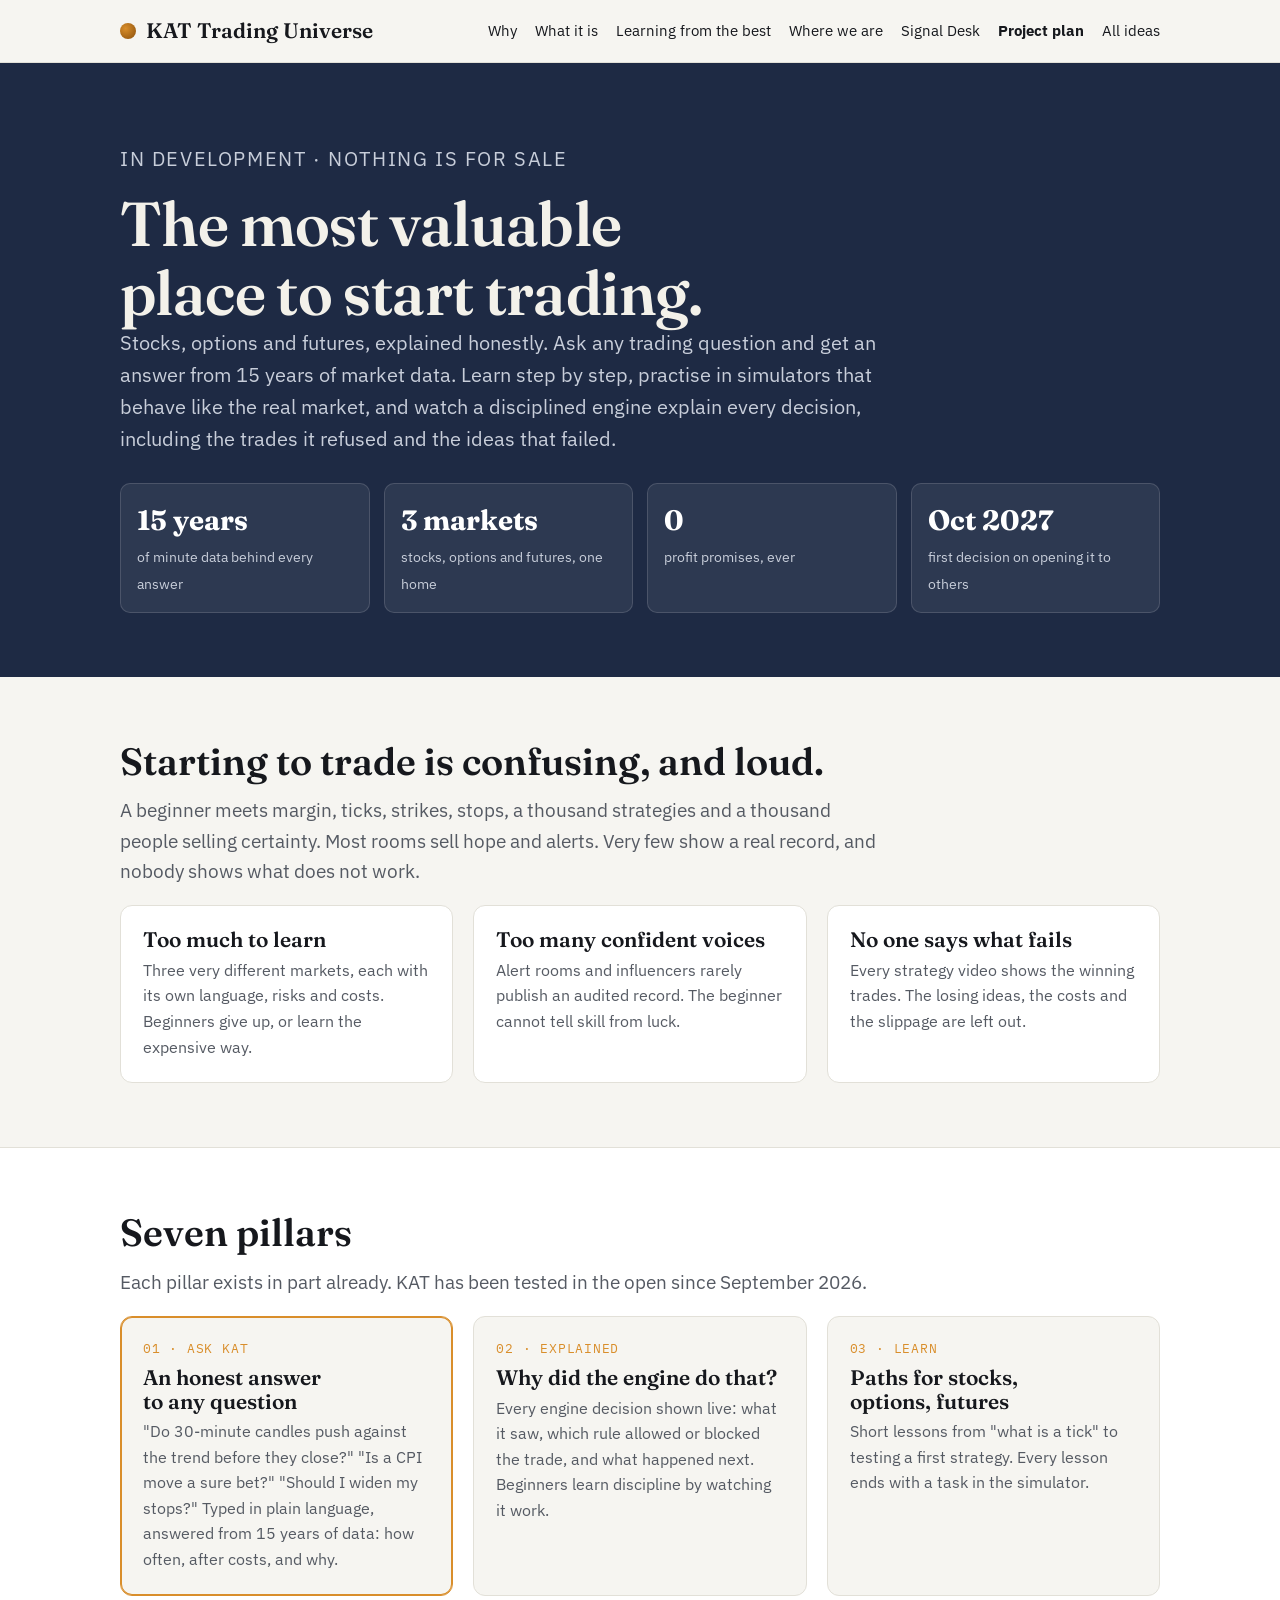
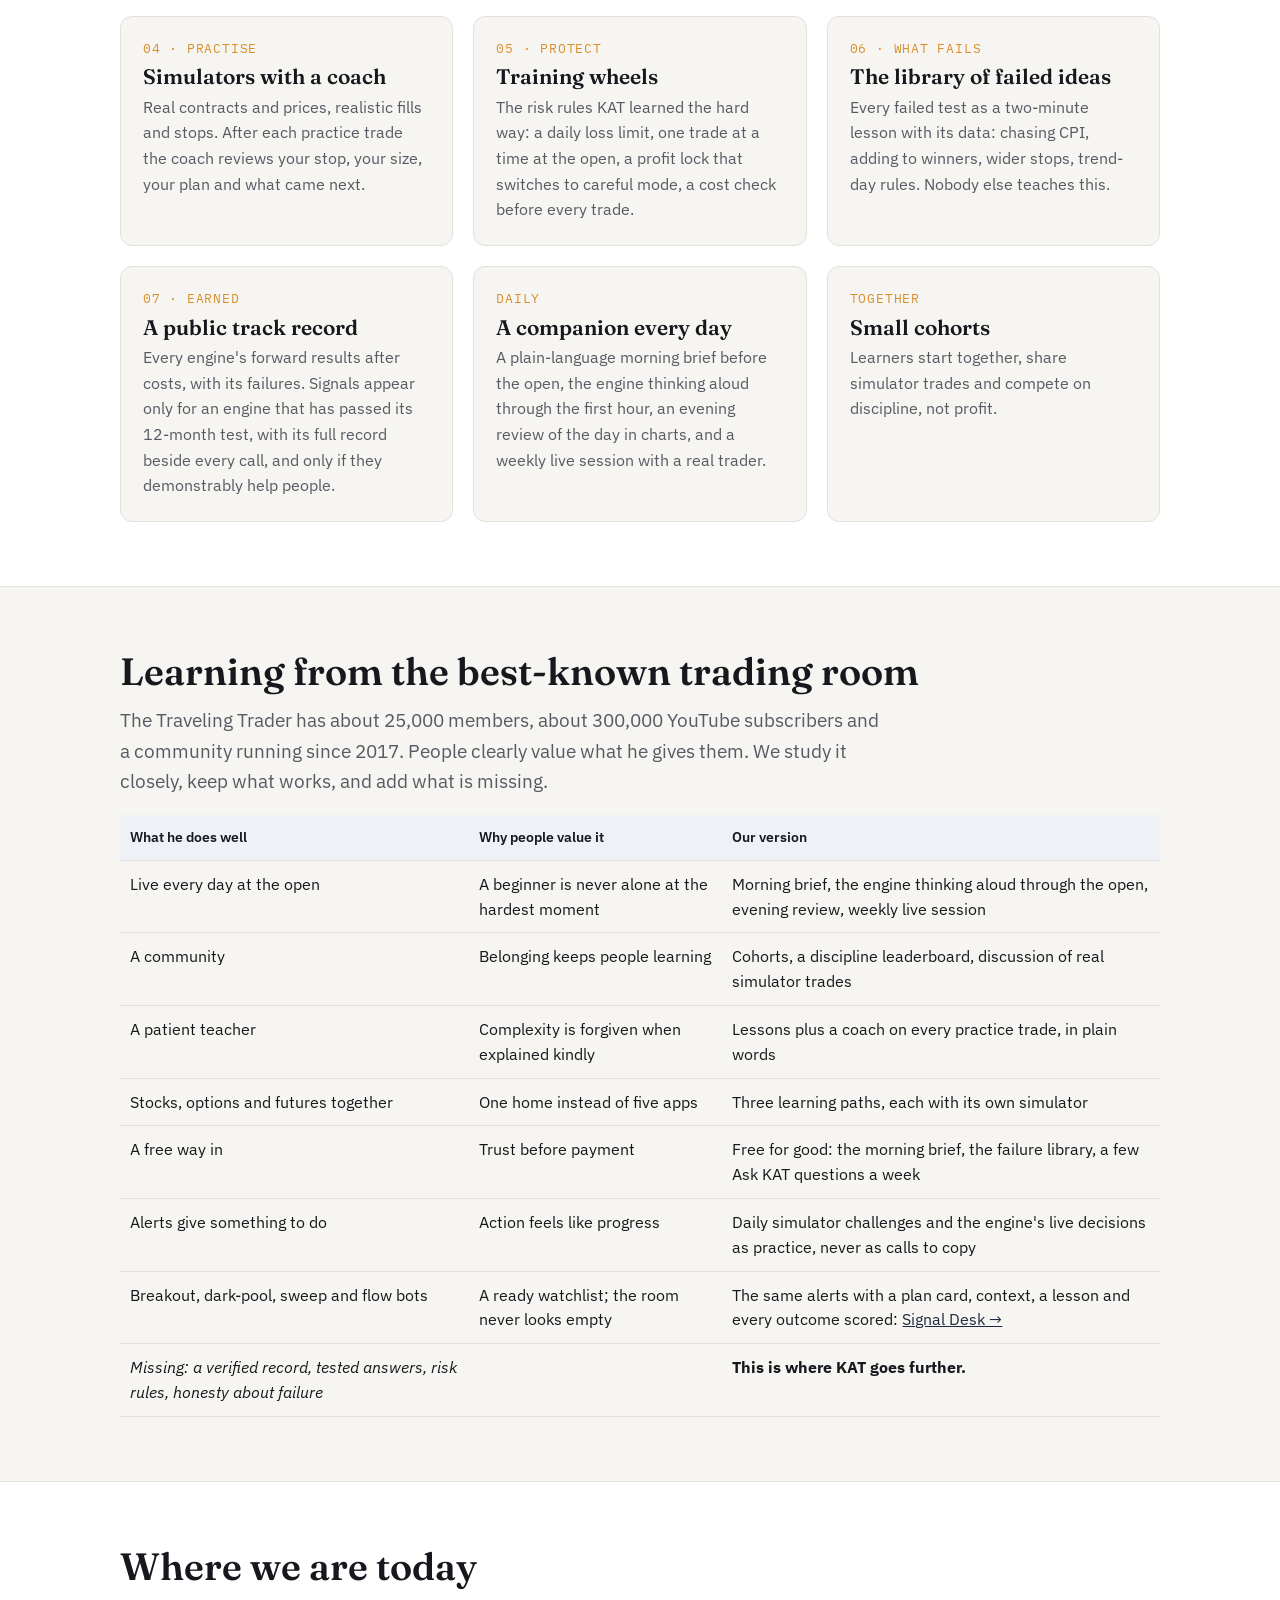
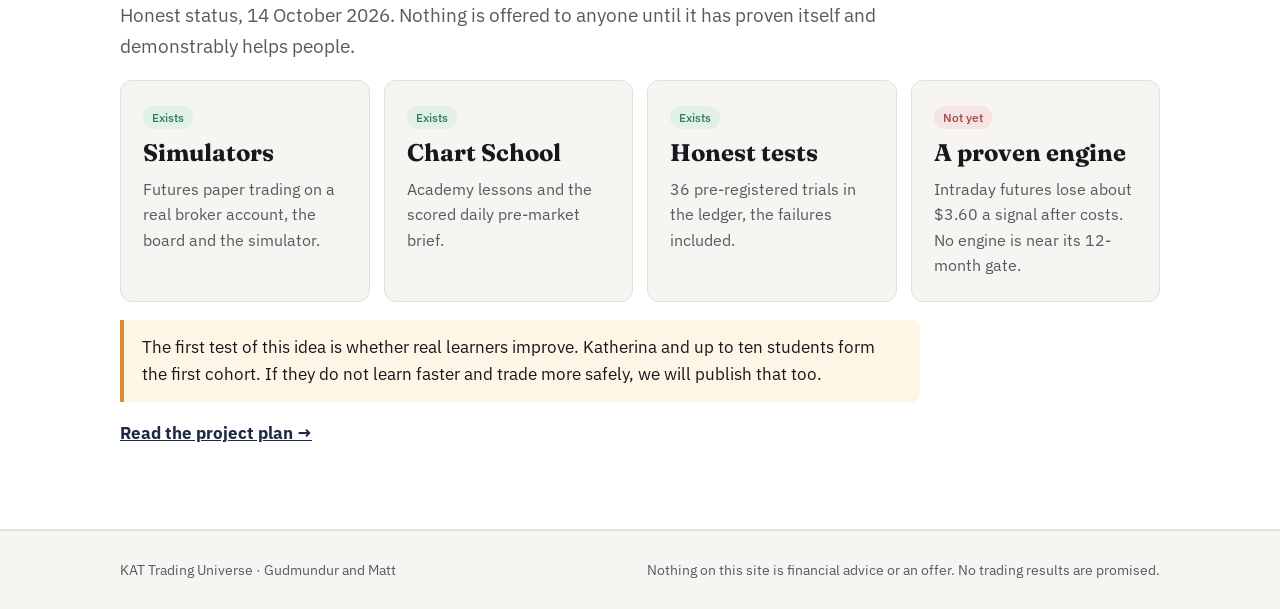
<file: index.html>
<!doctype html>
<html lang="en">
<head>
<meta charset="utf-8">
<meta name="viewport" content="width=device-width, initial-scale=1, viewport-fit=cover">
<title>KAT Trading Universe</title>
<meta name="description" content="The most valuable place to start trading stocks, options and futures: honest answers from 15 years of data, guided learning, realistic simulators and an engine that explains every decision. In development; nothing is for sale.">
<link rel="preconnect" href="https://fonts.googleapis.com">
<link rel="stylesheet" href="https://fonts.googleapis.com/css2?family=Fraunces:opsz,wght@9..144,600&family=IBM+Plex+Sans:wght@400;500;600&family=IBM+Plex+Mono:wght@400;500&display=swap">
<link rel="stylesheet" href="style.css">
</head>
<body>
<header class="top">
  <div class="wrap">
    <a class="brand" href="index.html"><i></i>KAT Trading Universe</a>
    <nav aria-label="Main">
      <a href="#why">Why</a>
      <a href="#pillars">What it is</a>
      <a href="#learn">Learning from the best</a>
      <a href="#today">Where we are</a>
      <a href="signals.html">Signal Desk</a>
      <a href="plan.html"><strong>Project plan</strong></a>
      <a href="https://gummihurdal.github.io/ideas/#universe">All ideas</a>
    </nav>
  </div>
</header>

<section class="hero">
  <div class="wrap">
    <p class="eyebrow">In development · nothing is for sale</p>
    <h1>The most valuable place to start trading.</h1>
    <p>Stocks, options and futures, explained honestly. Ask any trading question and get an answer from 15 years of market data. Learn step by step, practise in simulators that behave like the real market, and watch a disciplined engine explain every decision, including the trades it refused and the ideas that failed.</p>
    <div class="kpis">
      <div><strong>15 years</strong><span>of minute data behind every answer</span></div>
      <div><strong>3 markets</strong><span>stocks, options and futures, one home</span></div>
      <div><strong>0</strong><span>profit promises, ever</span></div>
      <div><strong>Oct 2027</strong><span>first decision on opening it to others</span></div>
    </div>
  </div>
</section>

<main>
<section id="why">
  <div class="wrap">
    <h2>Starting to trade is confusing, and loud.</h2>
    <p class="lead">A beginner meets margin, ticks, strikes, stops, a thousand strategies and a thousand people selling certainty. Most rooms sell hope and alerts. Very few show a real record, and nobody shows what does not work.</p>
    <div class="grid3">
      <div class="card"><h3>Too much to learn</h3><p>Three very different markets, each with its own language, risks and costs. Beginners give up, or learn the expensive way.</p></div>
      <div class="card"><h3>Too many confident voices</h3><p>Alert rooms and influencers rarely publish an audited record. The beginner cannot tell skill from luck.</p></div>
      <div class="card"><h3>No one says what fails</h3><p>Every strategy video shows the winning trades. The losing ideas, the costs and the slippage are left out.</p></div>
    </div>
  </div>
</section>

<section id="pillars" class="alt">
  <div class="wrap">
    <h2>Seven pillars</h2>
    <p class="lead">Each pillar exists in part already. KAT has been tested in the open since September 2026.</p>
    <div class="grid3">
      <div class="card star"><span class="num">01 · ASK KAT</span><h3>An honest answer to any question</h3><p>"Do 30-minute candles push against the trend before they close?" "Is a CPI move a sure bet?" "Should I widen my stops?" Typed in plain language, answered from 15 years of data: how often, after costs, and why.</p></div>
      <div class="card"><span class="num">02 · EXPLAINED</span><h3>Why did the engine do that?</h3><p>Every engine decision shown live: what it saw, which rule allowed or blocked the trade, and what happened next. Beginners learn discipline by watching it work.</p></div>
      <div class="card"><span class="num">03 · LEARN</span><h3>Paths for stocks, options, futures</h3><p>Short lessons from "what is a tick" to testing a first strategy. Every lesson ends with a task in the simulator.</p></div>
      <div class="card"><span class="num">04 · PRACTISE</span><h3>Simulators with a coach</h3><p>Real contracts and prices, realistic fills and stops. After each practice trade the coach reviews your stop, your size, your plan and what came next.</p></div>
      <div class="card"><span class="num">05 · PROTECT</span><h3>Training wheels</h3><p>The risk rules KAT learned the hard way: a daily loss limit, one trade at a time at the open, a profit lock that switches to careful mode, a cost check before every trade.</p></div>
      <div class="card"><span class="num">06 · WHAT FAILS</span><h3>The library of failed ideas</h3><p>Every failed test as a two-minute lesson with its data: chasing CPI, adding to winners, wider stops, trend-day rules. Nobody else teaches this.</p></div>
      <div class="card"><span class="num">07 · EARNED</span><h3>A public track record</h3><p>Every engine's forward results after costs, with its failures. Signals appear only for an engine that has passed its 12-month test, with its full record beside every call, and only if they demonstrably help people.</p></div>
      <div class="card"><span class="num">DAILY</span><h3>A companion every day</h3><p>A plain-language morning brief before the open, the engine thinking aloud through the first hour, an evening review of the day in charts, and a weekly live session with a real trader.</p></div>
      <div class="card"><span class="num">TOGETHER</span><h3>Small cohorts</h3><p>Learners start together, share simulator trades and compete on discipline, not profit.</p></div>
    </div>
  </div>
</section>

<section id="learn">
  <div class="wrap">
    <h2>Learning from the best-known trading room</h2>
    <p class="lead">The Traveling Trader has about 25,000 members, about 300,000 YouTube subscribers and a community running since 2017. People clearly value what he gives them. We study it closely, keep what works, and add what is missing.</p>
    <div class="scroll"><table>
      <thead><tr><th>What he does well</th><th>Why people value it</th><th>Our version</th></tr></thead>
      <tbody>
        <tr><td>Live every day at the open</td><td>A beginner is never alone at the hardest moment</td><td>Morning brief, the engine thinking aloud through the open, evening review, weekly live session</td></tr>
        <tr><td>A community</td><td>Belonging keeps people learning</td><td>Cohorts, a discipline leaderboard, discussion of real simulator trades</td></tr>
        <tr><td>A patient teacher</td><td>Complexity is forgiven when explained kindly</td><td>Lessons plus a coach on every practice trade, in plain words</td></tr>
        <tr><td>Stocks, options and futures together</td><td>One home instead of five apps</td><td>Three learning paths, each with its own simulator</td></tr>
        <tr><td>A free way in</td><td>Trust before payment</td><td>Free for good: the morning brief, the failure library, a few Ask KAT questions a week</td></tr>
        <tr><td>Alerts give something to do</td><td>Action feels like progress</td><td>Daily simulator challenges and the engine's live decisions as practice, never as calls to copy</td></tr>
        <tr><td>Breakout, dark-pool, sweep and flow bots</td><td>A ready watchlist; the room never looks empty</td><td>The same alerts with a plan card, context, a lesson and every outcome scored: <a href="signals.html">Signal Desk →</a></td></tr>
        <tr><td><em>Missing: a verified record, tested answers, risk rules, honesty about failure</em></td><td></td><td><strong>This is where KAT goes further.</strong></td></tr>
      </tbody>
    </table></div>
  </div>
</section>

<section id="today" class="alt">
  <div class="wrap">
    <h2>Where we are today</h2>
    <p class="lead">Honest status, 14 October 2026. Nothing is offered to anyone until it has proven itself and demonstrably helps people.</p>
    <div class="status">
      <div class="card"><span class="pill done">Exists</span><strong>Simulators</strong><p>Futures paper trading on a real broker account, the board and the simulator.</p></div>
      <div class="card"><span class="pill done">Exists</span><strong>Chart School</strong><p>Academy lessons and the scored daily pre-market brief.</p></div>
      <div class="card"><span class="pill done">Exists</span><strong>Honest tests</strong><p>36 pre-registered trials in the ledger, the failures included.</p></div>
      <div class="card"><span class="pill no">Not yet</span><strong>A proven engine</strong><p>Intraday futures lose about $3.60 a signal after costs. No engine is near its 12-month gate.</p></div>
    </div>
    <div class="callout">The first test of this idea is whether real learners improve. Katherina and up to ten students form the first cohort. If they do not learn faster and trade more safely, we will publish that too.</div>
    <p><a href="plan.html"><strong>Read the project plan →</strong></a></p>
  </div>
</section>
</main>

<footer>
  <div class="wrap">
    <span>KAT Trading Universe · Gudmundur and Matt</span>
    <span>Nothing on this site is financial advice or an offer. No trading results are promised.</span>
  </div>
</footer>
</body>
</html>
</file>
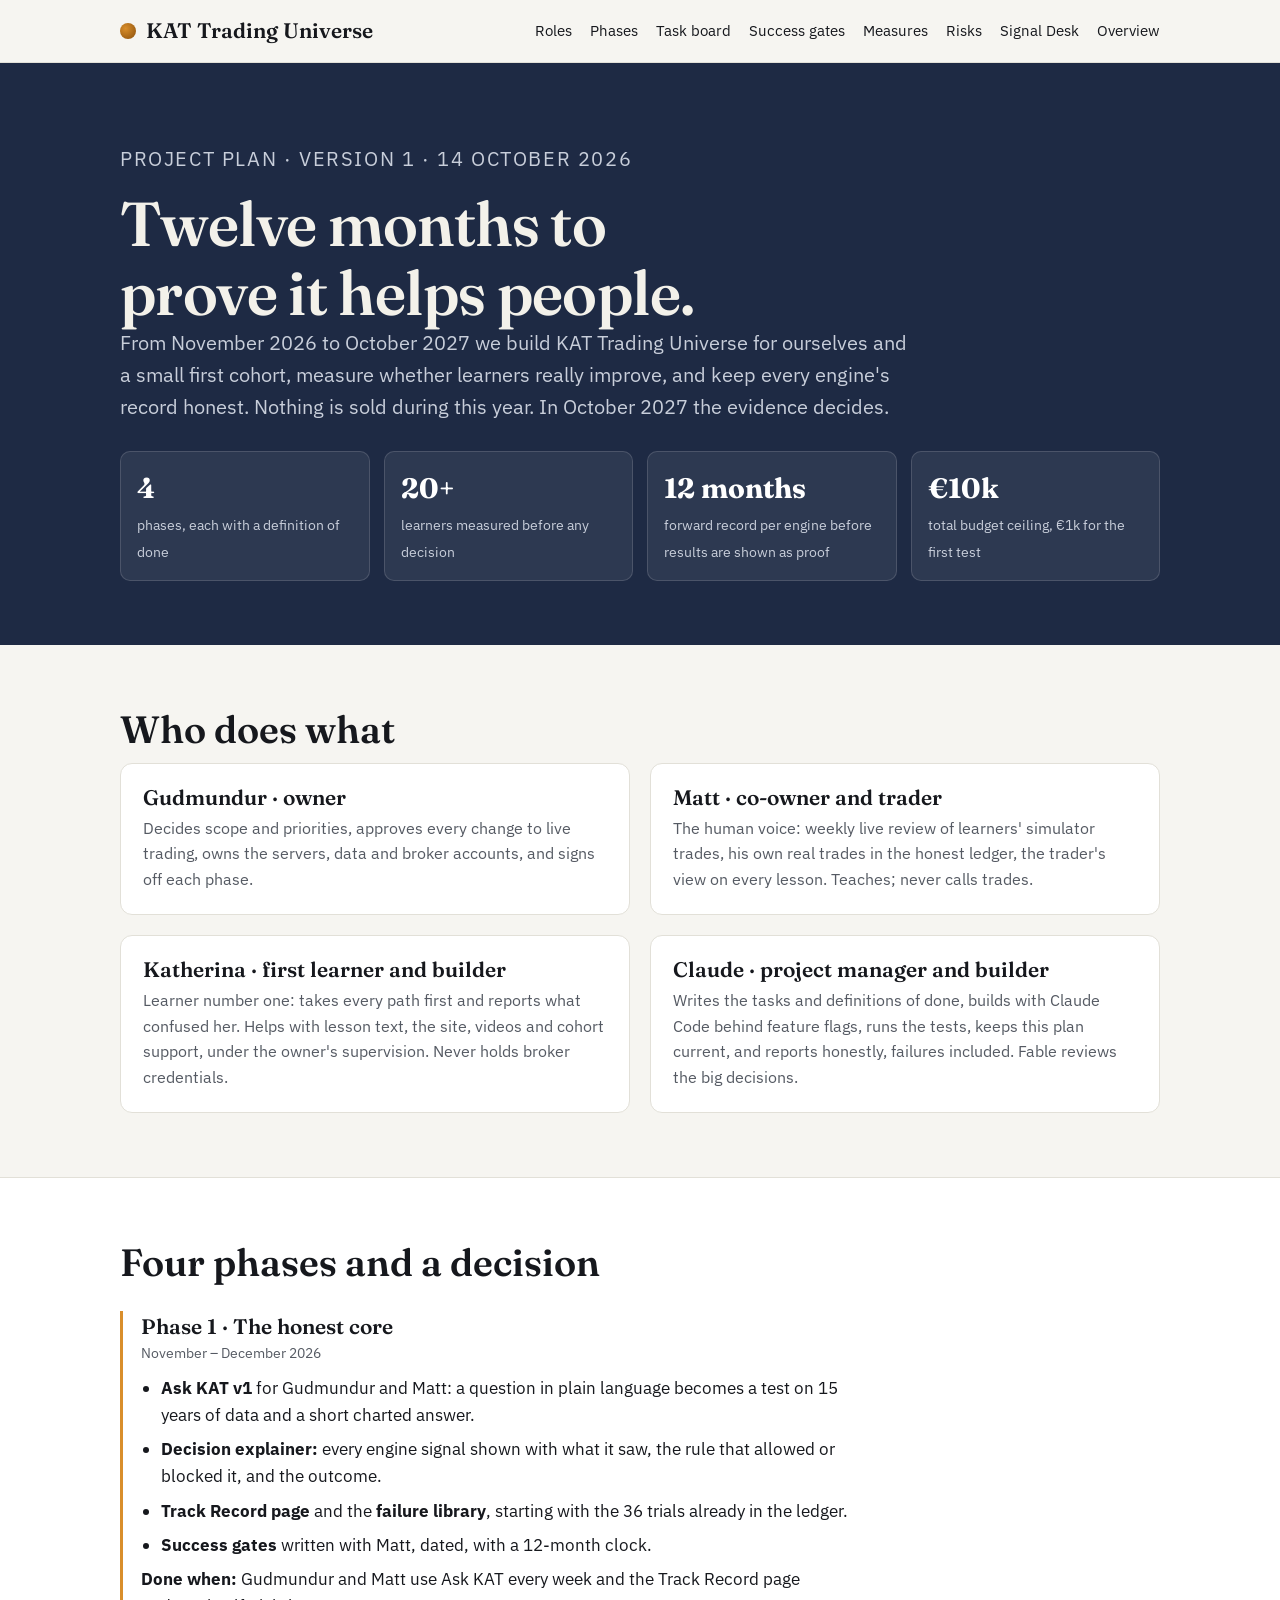
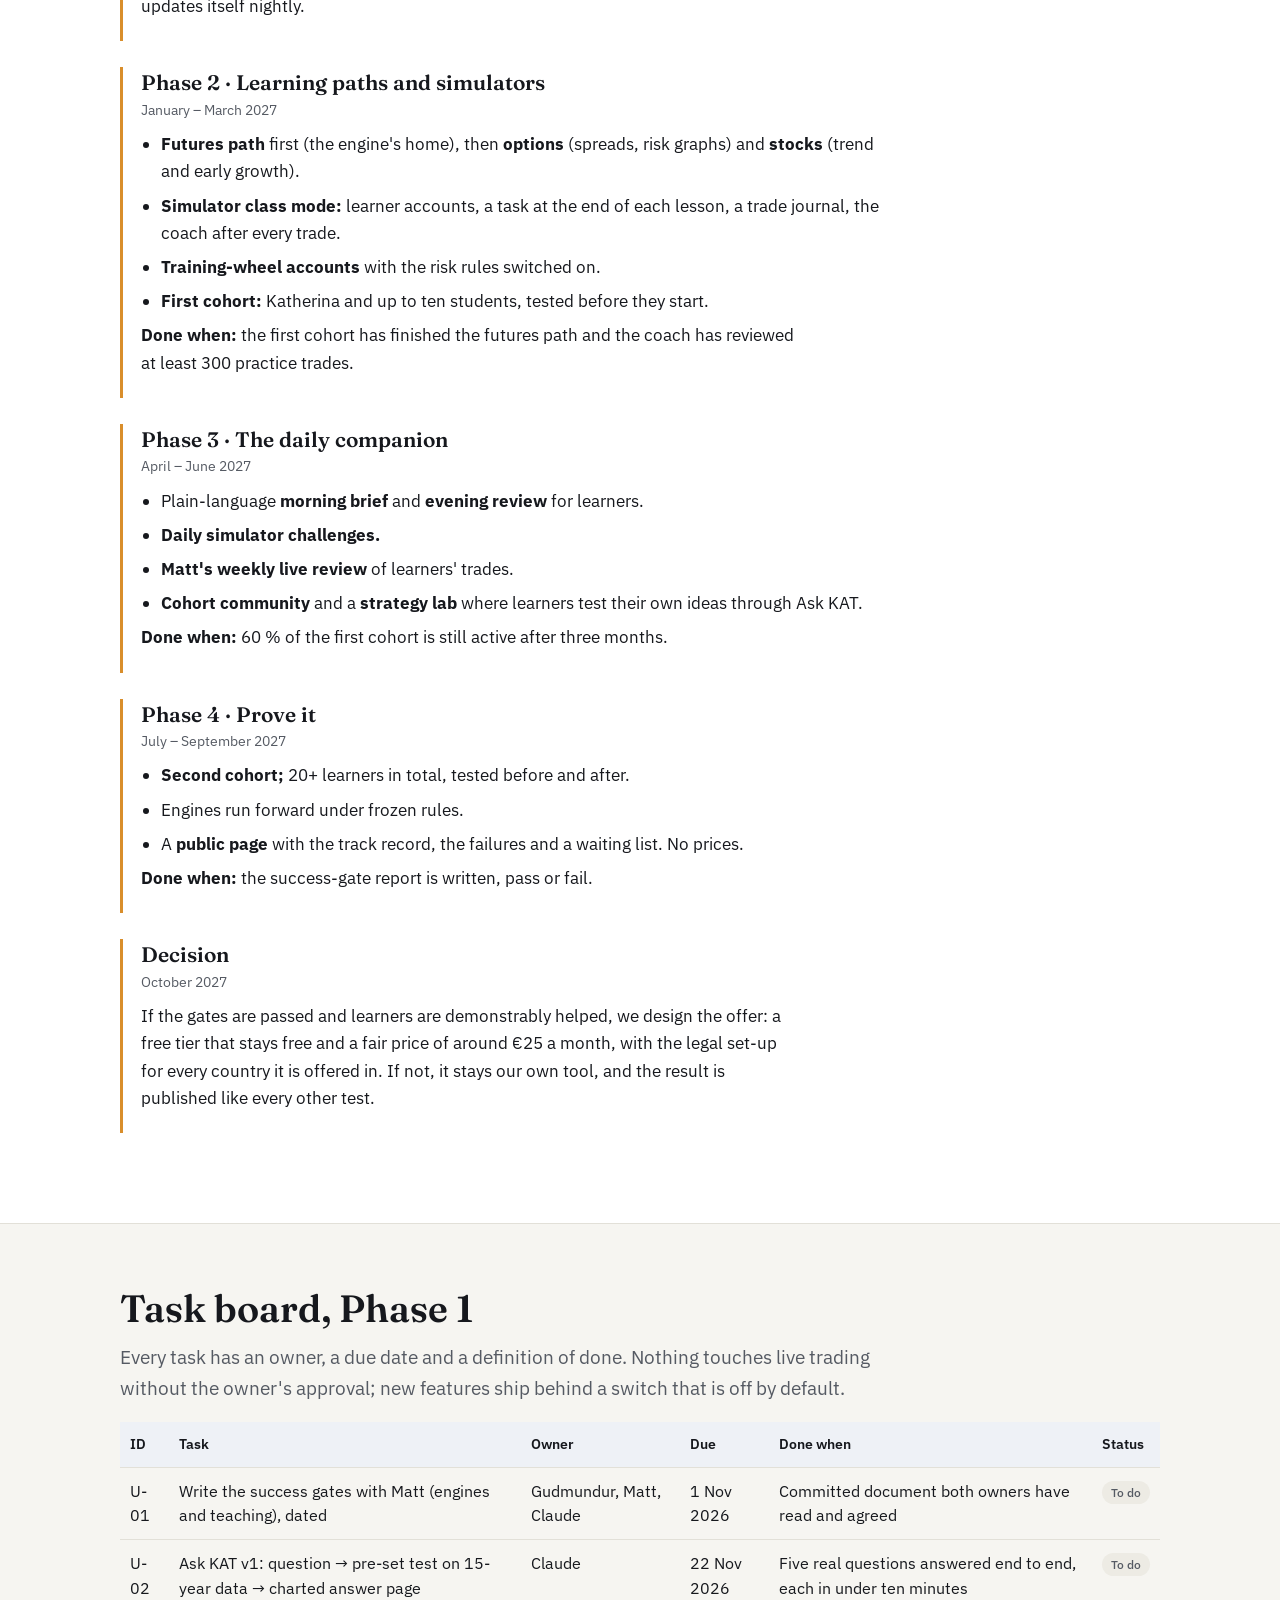
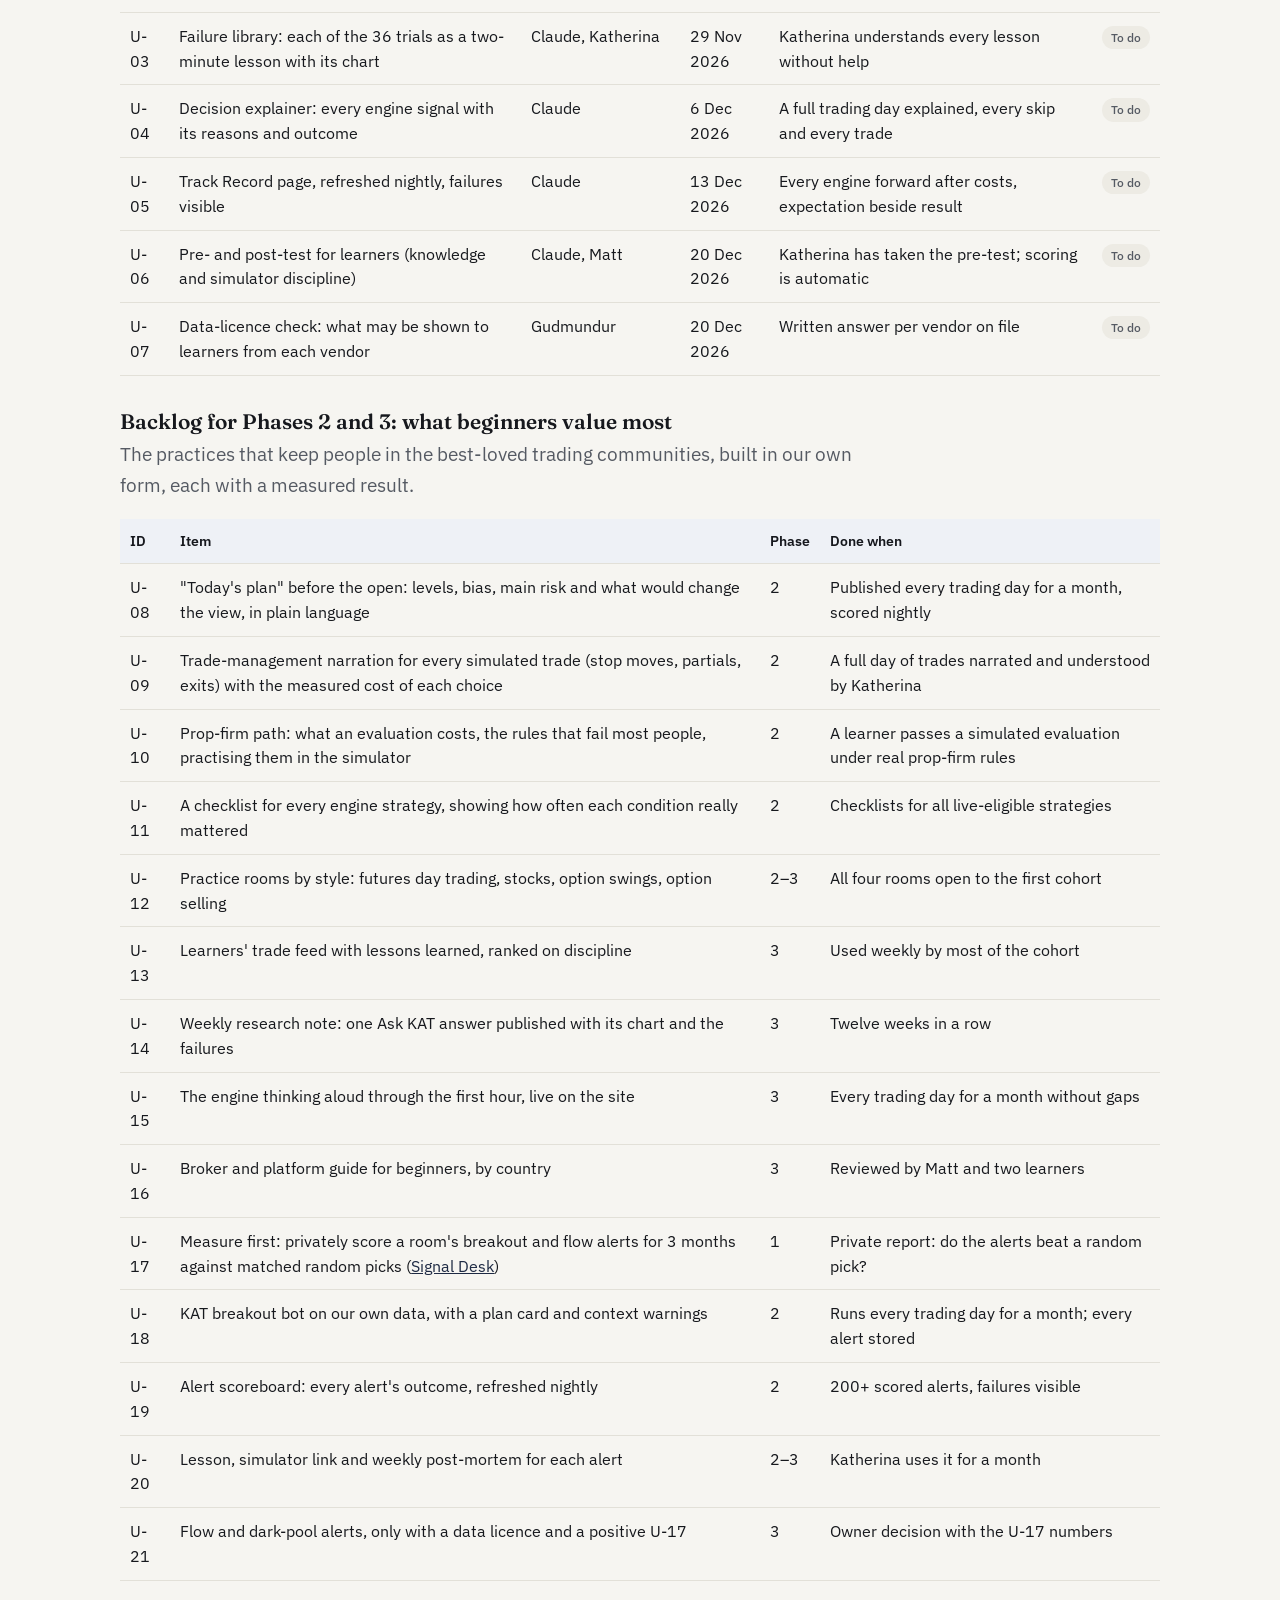
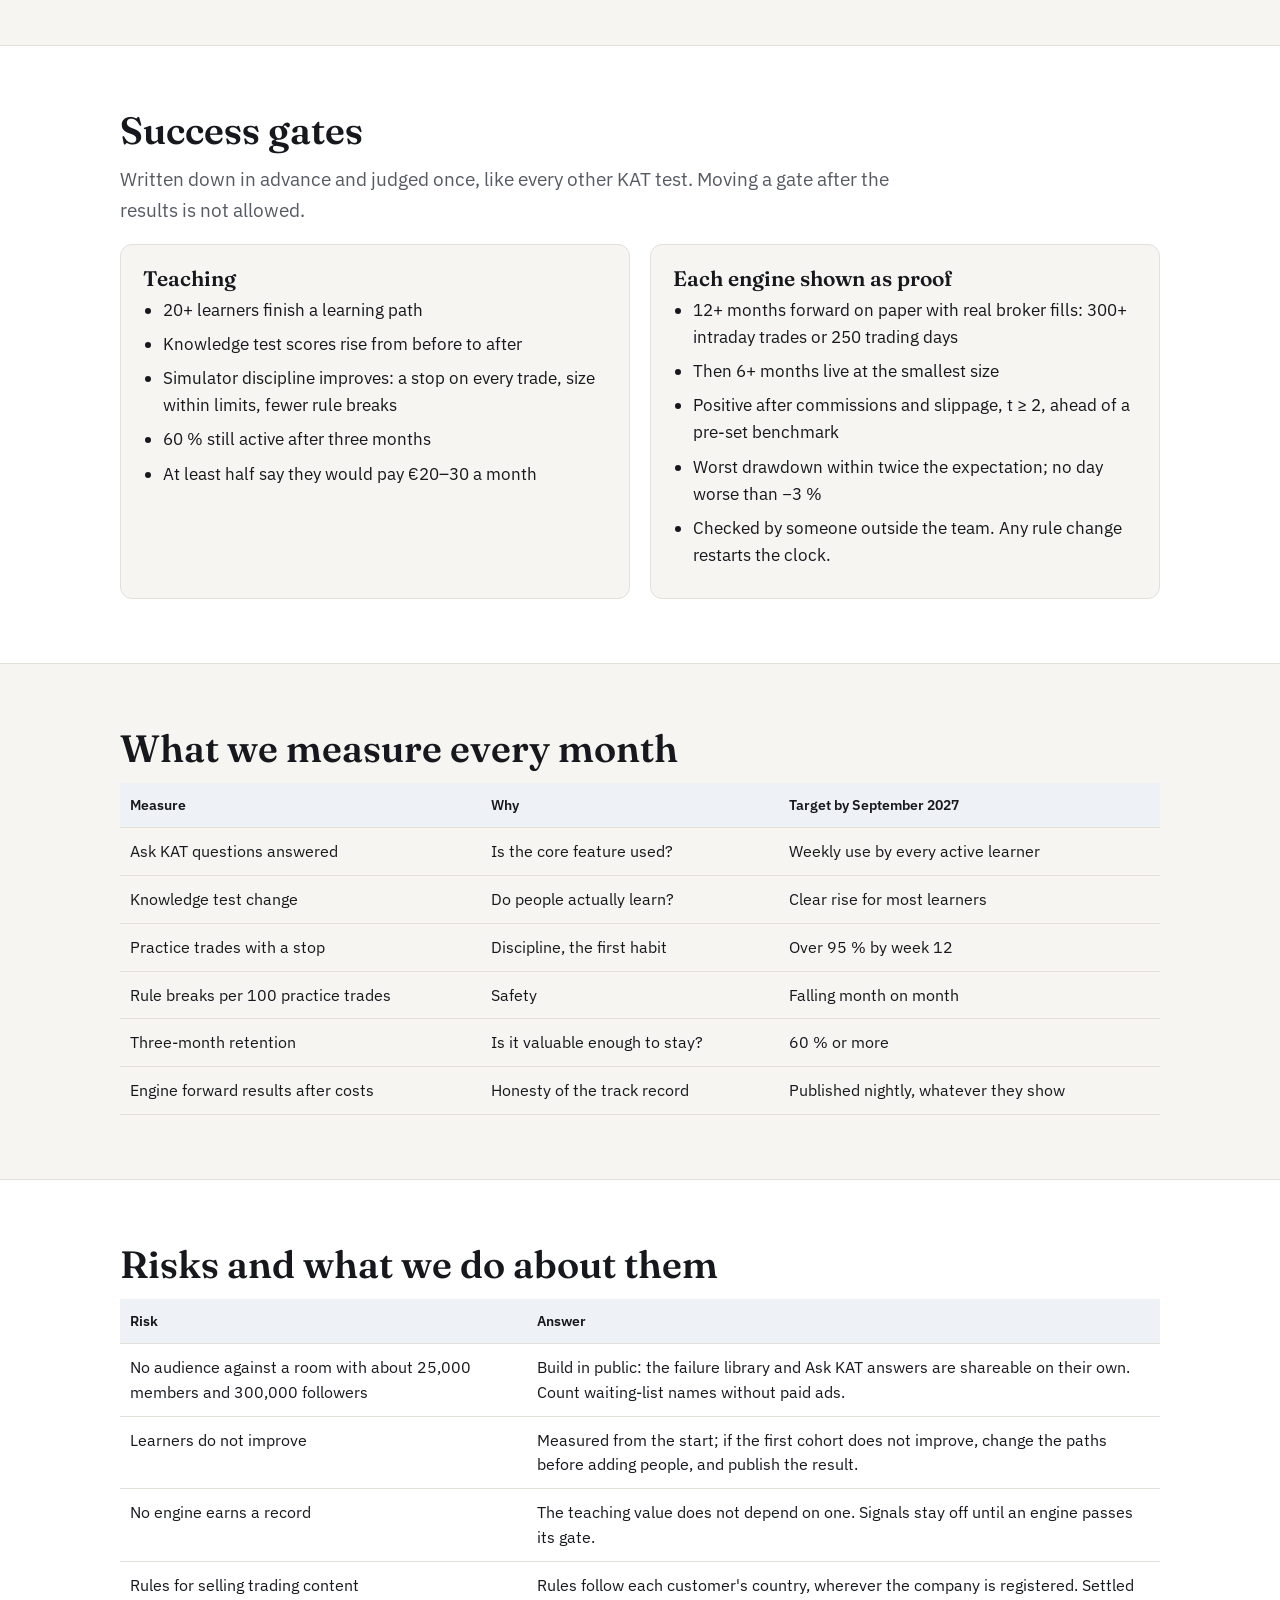
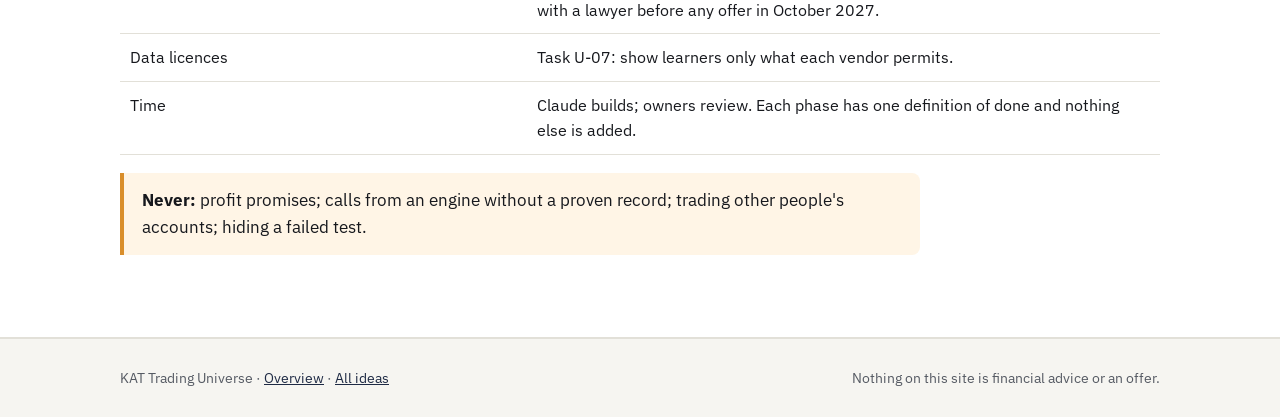
<file: plan.html>
<!doctype html>
<html lang="en">
<head>
<meta charset="utf-8">
<meta name="viewport" content="width=device-width, initial-scale=1, viewport-fit=cover">
<title>KAT Trading Universe — Project plan</title>
<meta name="description" content="Project plan for KAT Trading Universe, November 2026 to October 2027: roles, four phases with tasks and definitions of done, success gates, measures and the decision in October 2027.">
<link rel="preconnect" href="https://fonts.googleapis.com">
<link rel="stylesheet" href="https://fonts.googleapis.com/css2?family=Fraunces:opsz,wght@9..144,600&family=IBM+Plex+Sans:wght@400;500;600&family=IBM+Plex+Mono:wght@400;500&display=swap">
<link rel="stylesheet" href="style.css">
</head>
<body>
<header class="top">
  <div class="wrap">
    <a class="brand" href="index.html"><i></i>KAT Trading Universe</a>
    <nav aria-label="Plan">
      <a href="#roles">Roles</a>
      <a href="#phases">Phases</a>
      <a href="#board">Task board</a>
      <a href="#gates">Success gates</a>
      <a href="#measures">Measures</a>
      <a href="#risks">Risks</a>
      <a href="signals.html">Signal Desk</a>
      <a href="index.html">Overview</a>
    </nav>
  </div>
</header>

<section class="hero">
  <div class="wrap">
    <p class="eyebrow">Project plan · version 1 · 14 October 2026</p>
    <h1>Twelve months to prove it helps people.</h1>
    <p>From November 2026 to October 2027 we build KAT Trading Universe for ourselves and a small first cohort, measure whether learners really improve, and keep every engine's record honest. Nothing is sold during this year. In October 2027 the evidence decides.</p>
    <div class="kpis">
      <div><strong>4</strong><span>phases, each with a definition of done</span></div>
      <div><strong>20+</strong><span>learners measured before any decision</span></div>
      <div><strong>12 months</strong><span>forward record per engine before results are shown as proof</span></div>
      <div><strong>€10k</strong><span>total budget ceiling, €1k for the first test</span></div>
    </div>
  </div>
</section>

<main>
<section id="roles">
  <div class="wrap">
    <h2>Who does what</h2>
    <div class="grid2">
      <div class="card"><h3>Gudmundur · owner</h3><p>Decides scope and priorities, approves every change to live trading, owns the servers, data and broker accounts, and signs off each phase.</p></div>
      <div class="card"><h3>Matt · co-owner and trader</h3><p>The human voice: weekly live review of learners' simulator trades, his own real trades in the honest ledger, the trader's view on every lesson. Teaches; never calls trades.</p></div>
      <div class="card"><h3>Katherina · first learner and builder</h3><p>Learner number one: takes every path first and reports what confused her. Helps with lesson text, the site, videos and cohort support, under the owner's supervision. Never holds broker credentials.</p></div>
      <div class="card"><h3>Claude · project manager and builder</h3><p>Writes the tasks and definitions of done, builds with Claude Code behind feature flags, runs the tests, keeps this plan current, and reports honestly, failures included. Fable reviews the big decisions.</p></div>
    </div>
  </div>
</section>

<section id="phases" class="alt">
  <div class="wrap">
    <h2>Four phases and a decision</h2>
    <div class="phase"><h3>Phase 1 · The honest core</h3><div class="when">November – December 2026</div>
      <ul class="clean"><li><strong>Ask KAT v1</strong> for Gudmundur and Matt: a question in plain language becomes a test on 15 years of data and a short charted answer.</li><li><strong>Decision explainer:</strong> every engine signal shown with what it saw, the rule that allowed or blocked it, and the outcome.</li><li><strong>Track Record page</strong> and the <strong>failure library</strong>, starting with the 36 trials already in the ledger.</li><li><strong>Success gates</strong> written with Matt, dated, with a 12-month clock.</li></ul>
      <p><strong>Done when:</strong> Gudmundur and Matt use Ask KAT every week and the Track Record page updates itself nightly.</p></div>
    <div class="phase"><h3>Phase 2 · Learning paths and simulators</h3><div class="when">January – March 2027</div>
      <ul class="clean"><li><strong>Futures path</strong> first (the engine's home), then <strong>options</strong> (spreads, risk graphs) and <strong>stocks</strong> (trend and early growth).</li><li><strong>Simulator class mode:</strong> learner accounts, a task at the end of each lesson, a trade journal, the coach after every trade.</li><li><strong>Training-wheel accounts</strong> with the risk rules switched on.</li><li><strong>First cohort:</strong> Katherina and up to ten students, tested before they start.</li></ul>
      <p><strong>Done when:</strong> the first cohort has finished the futures path and the coach has reviewed at least 300 practice trades.</p></div>
    <div class="phase"><h3>Phase 3 · The daily companion</h3><div class="when">April – June 2027</div>
      <ul class="clean"><li>Plain-language <strong>morning brief</strong> and <strong>evening review</strong> for learners.</li><li><strong>Daily simulator challenges.</strong></li><li><strong>Matt's weekly live review</strong> of learners' trades.</li><li><strong>Cohort community</strong> and a <strong>strategy lab</strong> where learners test their own ideas through Ask KAT.</li></ul>
      <p><strong>Done when:</strong> 60 % of the first cohort is still active after three months.</p></div>
    <div class="phase"><h3>Phase 4 · Prove it</h3><div class="when">July – September 2027</div>
      <ul class="clean"><li><strong>Second cohort;</strong> 20+ learners in total, tested before and after.</li><li>Engines run forward under frozen rules.</li><li>A <strong>public page</strong> with the track record, the failures and a waiting list. No prices.</li></ul>
      <p><strong>Done when:</strong> the success-gate report is written, pass or fail.</p></div>
    <div class="phase"><h3>Decision</h3><div class="when">October 2027</div>
      <p>If the gates are passed and learners are demonstrably helped, we design the offer: a free tier that stays free and a fair price of around €25 a month, with the legal set-up for every country it is offered in. If not, it stays our own tool, and the result is published like every other test.</p></div>
  </div>
</section>

<section id="board">
  <div class="wrap">
    <h2>Task board, Phase 1</h2>
    <p class="lead">Every task has an owner, a due date and a definition of done. Nothing touches live trading without the owner's approval; new features ship behind a switch that is off by default.</p>
    <div class="scroll"><table>
      <thead><tr><th>ID</th><th>Task</th><th>Owner</th><th>Due</th><th>Done when</th><th>Status</th></tr></thead>
      <tbody>
        <tr><td>U-01</td><td>Write the success gates with Matt (engines and teaching), dated</td><td>Gudmundur, Matt, Claude</td><td>1 Nov 2026</td><td>Committed document both owners have read and agreed</td><td><span class="pill todo">To do</span></td></tr>
        <tr><td>U-02</td><td>Ask KAT v1: question → pre-set test on 15-year data → charted answer page</td><td>Claude</td><td>22 Nov 2026</td><td>Five real questions answered end to end, each in under ten minutes</td><td><span class="pill todo">To do</span></td></tr>
        <tr><td>U-03</td><td>Failure library: each of the 36 trials as a two-minute lesson with its chart</td><td>Claude, Katherina</td><td>29 Nov 2026</td><td>Katherina understands every lesson without help</td><td><span class="pill todo">To do</span></td></tr>
        <tr><td>U-04</td><td>Decision explainer: every engine signal with its reasons and outcome</td><td>Claude</td><td>6 Dec 2026</td><td>A full trading day explained, every skip and every trade</td><td><span class="pill todo">To do</span></td></tr>
        <tr><td>U-05</td><td>Track Record page, refreshed nightly, failures visible</td><td>Claude</td><td>13 Dec 2026</td><td>Every engine forward after costs, expectation beside result</td><td><span class="pill todo">To do</span></td></tr>
        <tr><td>U-06</td><td>Pre- and post-test for learners (knowledge and simulator discipline)</td><td>Claude, Matt</td><td>20 Dec 2026</td><td>Katherina has taken the pre-test; scoring is automatic</td><td><span class="pill todo">To do</span></td></tr>
        <tr><td>U-07</td><td>Data-licence check: what may be shown to learners from each vendor</td><td>Gudmundur</td><td>20 Dec 2026</td><td>Written answer per vendor on file</td><td><span class="pill todo">To do</span></td></tr>
      </tbody>
    </table></div>
    <h3 style="margin-top:34px">Backlog for Phases 2 and 3: what beginners value most</h3>
    <p class="lead">The practices that keep people in the best-loved trading communities, built in our own form, each with a measured result.</p>
    <div class="scroll"><table>
      <thead><tr><th>ID</th><th>Item</th><th>Phase</th><th>Done when</th></tr></thead>
      <tbody>
        <tr><td>U-08</td><td>"Today's plan" before the open: levels, bias, main risk and what would change the view, in plain language</td><td>2</td><td>Published every trading day for a month, scored nightly</td></tr>
        <tr><td>U-09</td><td>Trade-management narration for every simulated trade (stop moves, partials, exits) with the measured cost of each choice</td><td>2</td><td>A full day of trades narrated and understood by Katherina</td></tr>
        <tr><td>U-10</td><td>Prop-firm path: what an evaluation costs, the rules that fail most people, practising them in the simulator</td><td>2</td><td>A learner passes a simulated evaluation under real prop-firm rules</td></tr>
        <tr><td>U-11</td><td>A checklist for every engine strategy, showing how often each condition really mattered</td><td>2</td><td>Checklists for all live-eligible strategies</td></tr>
        <tr><td>U-12</td><td>Practice rooms by style: futures day trading, stocks, option swings, option selling</td><td>2–3</td><td>All four rooms open to the first cohort</td></tr>
        <tr><td>U-13</td><td>Learners' trade feed with lessons learned, ranked on discipline</td><td>3</td><td>Used weekly by most of the cohort</td></tr>
        <tr><td>U-14</td><td>Weekly research note: one Ask KAT answer published with its chart and the failures</td><td>3</td><td>Twelve weeks in a row</td></tr>
        <tr><td>U-15</td><td>The engine thinking aloud through the first hour, live on the site</td><td>3</td><td>Every trading day for a month without gaps</td></tr>
        <tr><td>U-16</td><td>Broker and platform guide for beginners, by country</td><td>3</td><td>Reviewed by Matt and two learners</td></tr>
        <tr><td>U-17</td><td>Measure first: privately score a room's breakout and flow alerts for 3 months against matched random picks (<a href="signals.html">Signal Desk</a>)</td><td>1</td><td>Private report: do the alerts beat a random pick?</td></tr>
        <tr><td>U-18</td><td>KAT breakout bot on our own data, with a plan card and context warnings</td><td>2</td><td>Runs every trading day for a month; every alert stored</td></tr>
        <tr><td>U-19</td><td>Alert scoreboard: every alert's outcome, refreshed nightly</td><td>2</td><td>200+ scored alerts, failures visible</td></tr>
        <tr><td>U-20</td><td>Lesson, simulator link and weekly post-mortem for each alert</td><td>2–3</td><td>Katherina uses it for a month</td></tr>
        <tr><td>U-21</td><td>Flow and dark-pool alerts, only with a data licence and a positive U-17</td><td>3</td><td>Owner decision with the U-17 numbers</td></tr>
      </tbody>
    </table></div>
  </div>
</section>

<section id="gates" class="alt">
  <div class="wrap">
    <h2>Success gates</h2>
    <p class="lead">Written down in advance and judged once, like every other KAT test. Moving a gate after the results is not allowed.</p>
    <div class="grid2">
      <div class="card"><h3>Teaching</h3><ul class="clean"><li>20+ learners finish a learning path</li><li>Knowledge test scores rise from before to after</li><li>Simulator discipline improves: a stop on every trade, size within limits, fewer rule breaks</li><li>60 % still active after three months</li><li>At least half say they would pay €20–30 a month</li></ul></div>
      <div class="card"><h3>Each engine shown as proof</h3><ul class="clean"><li>12+ months forward on paper with real broker fills: 300+ intraday trades or 250 trading days</li><li>Then 6+ months live at the smallest size</li><li>Positive after commissions and slippage, t ≥ 2, ahead of a pre-set benchmark</li><li>Worst drawdown within twice the expectation; no day worse than −3 %</li><li>Checked by someone outside the team. Any rule change restarts the clock.</li></ul></div>
    </div>
  </div>
</section>

<section id="measures">
  <div class="wrap">
    <h2>What we measure every month</h2>
    <div class="scroll"><table>
      <thead><tr><th>Measure</th><th>Why</th><th>Target by September 2027</th></tr></thead>
      <tbody>
        <tr><td>Ask KAT questions answered</td><td>Is the core feature used?</td><td>Weekly use by every active learner</td></tr>
        <tr><td>Knowledge test change</td><td>Do people actually learn?</td><td>Clear rise for most learners</td></tr>
        <tr><td>Practice trades with a stop</td><td>Discipline, the first habit</td><td>Over 95 % by week 12</td></tr>
        <tr><td>Rule breaks per 100 practice trades</td><td>Safety</td><td>Falling month on month</td></tr>
        <tr><td>Three-month retention</td><td>Is it valuable enough to stay?</td><td>60 % or more</td></tr>
        <tr><td>Engine forward results after costs</td><td>Honesty of the track record</td><td>Published nightly, whatever they show</td></tr>
      </tbody>
    </table></div>
  </div>
</section>

<section id="risks" class="alt">
  <div class="wrap">
    <h2>Risks and what we do about them</h2>
    <div class="scroll"><table>
      <thead><tr><th>Risk</th><th>Answer</th></tr></thead>
      <tbody>
        <tr><td>No audience against a room with about 25,000 members and 300,000 followers</td><td>Build in public: the failure library and Ask KAT answers are shareable on their own. Count waiting-list names without paid ads.</td></tr>
        <tr><td>Learners do not improve</td><td>Measured from the start; if the first cohort does not improve, change the paths before adding people, and publish the result.</td></tr>
        <tr><td>No engine earns a record</td><td>The teaching value does not depend on one. Signals stay off until an engine passes its gate.</td></tr>
        <tr><td>Rules for selling trading content</td><td>Rules follow each customer's country, wherever the company is registered. Settled with a lawyer before any offer in October 2027.</td></tr>
        <tr><td>Data licences</td><td>Task U-07: show learners only what each vendor permits.</td></tr>
        <tr><td>Time</td><td>Claude builds; owners review. Each phase has one definition of done and nothing else is added.</td></tr>
      </tbody>
    </table></div>
    <div class="callout"><strong>Never:</strong> profit promises; calls from an engine without a proven record; trading other people's accounts; hiding a failed test.</div>
  </div>
</section>
</main>

<footer>
  <div class="wrap">
    <span>KAT Trading Universe · <a href="index.html">Overview</a> · <a href="https://gummihurdal.github.io/ideas/#universe">All ideas</a></span>
    <span>Nothing on this site is financial advice or an offer.</span>
  </div>
</footer>
</body>
</html>
</file>
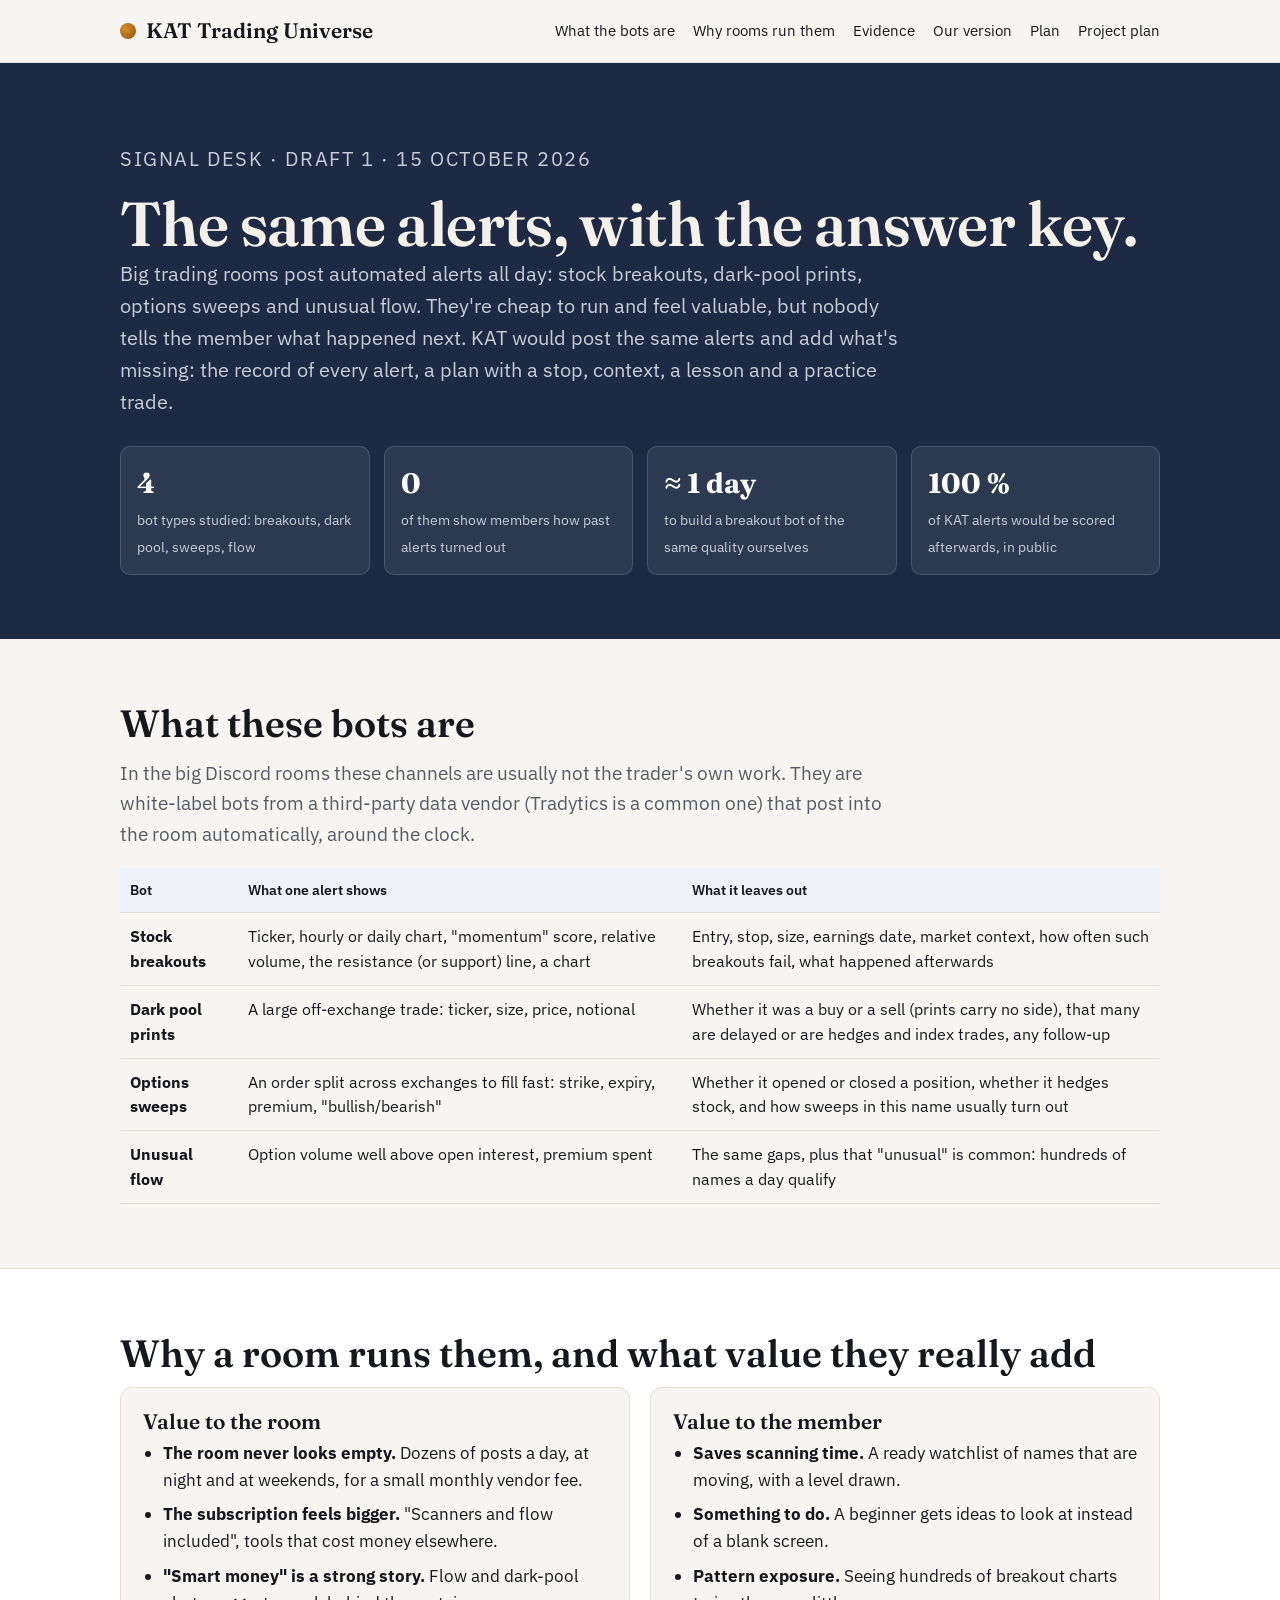
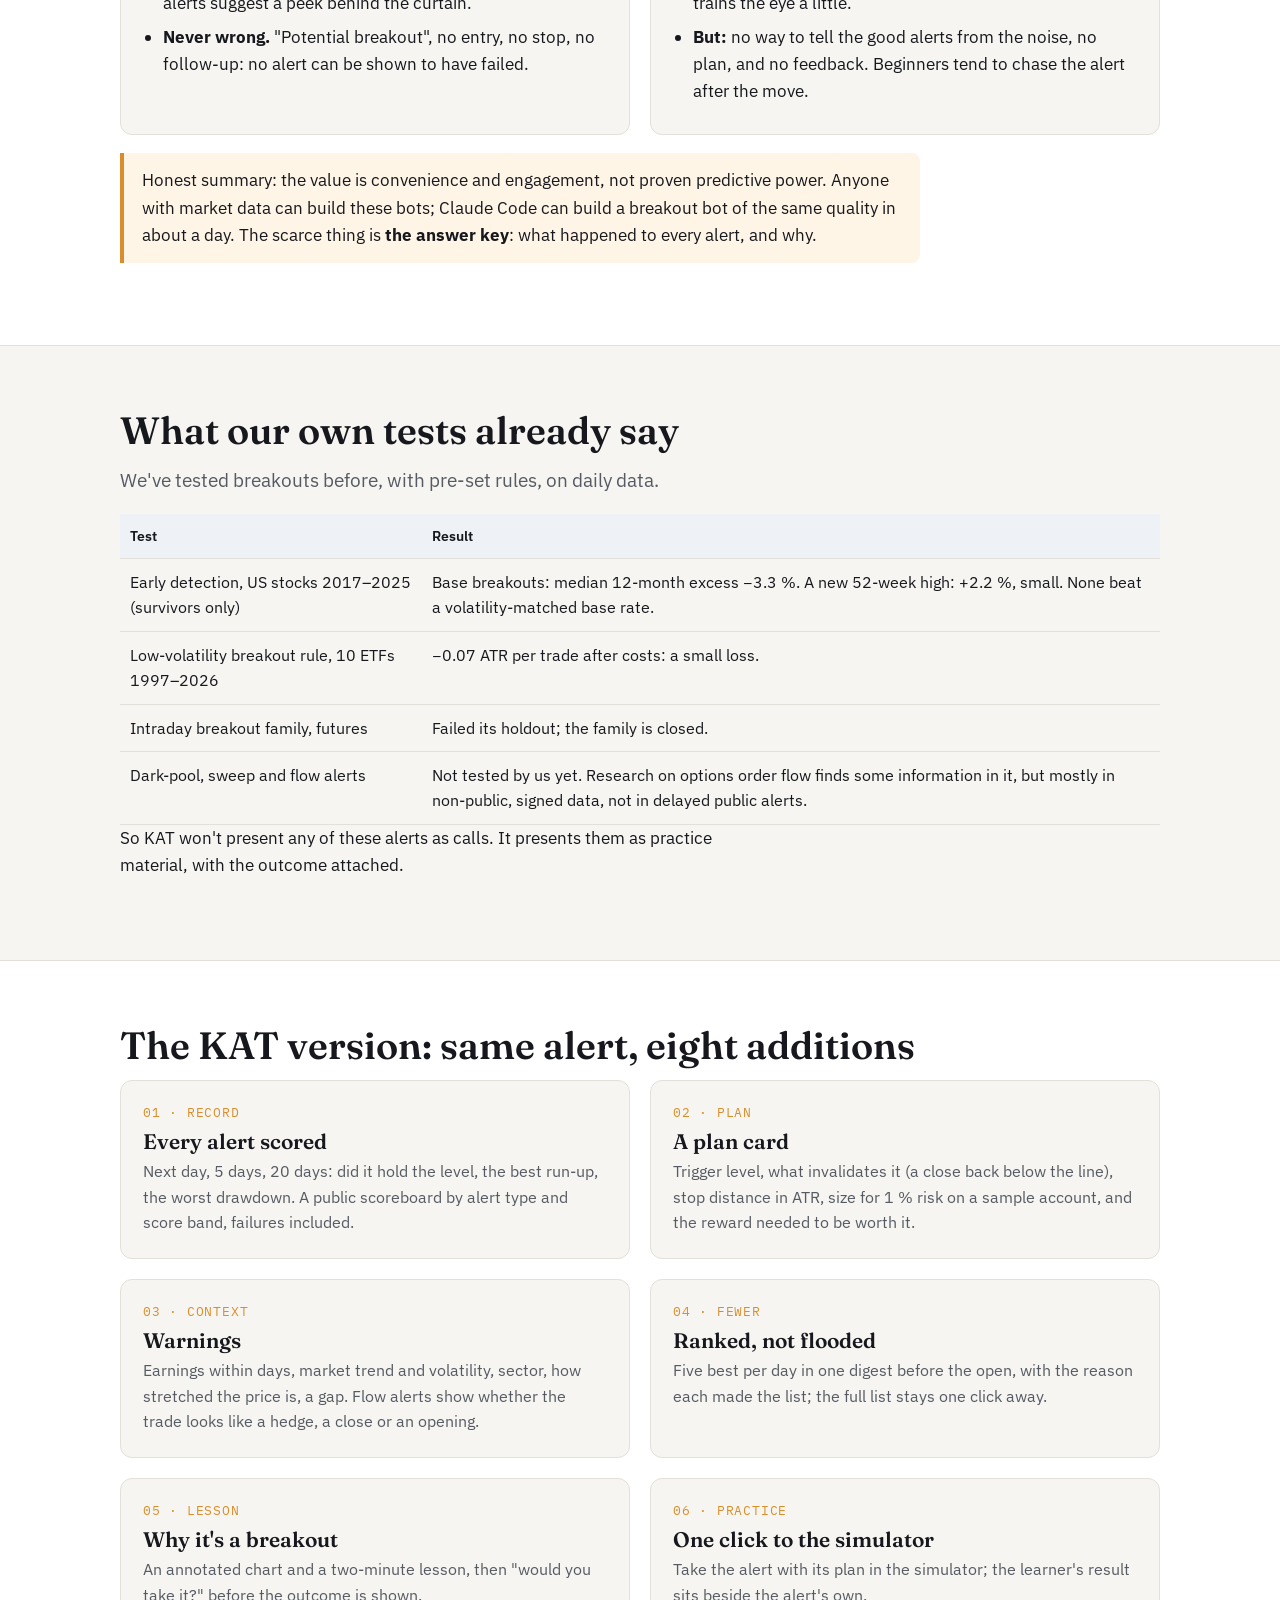
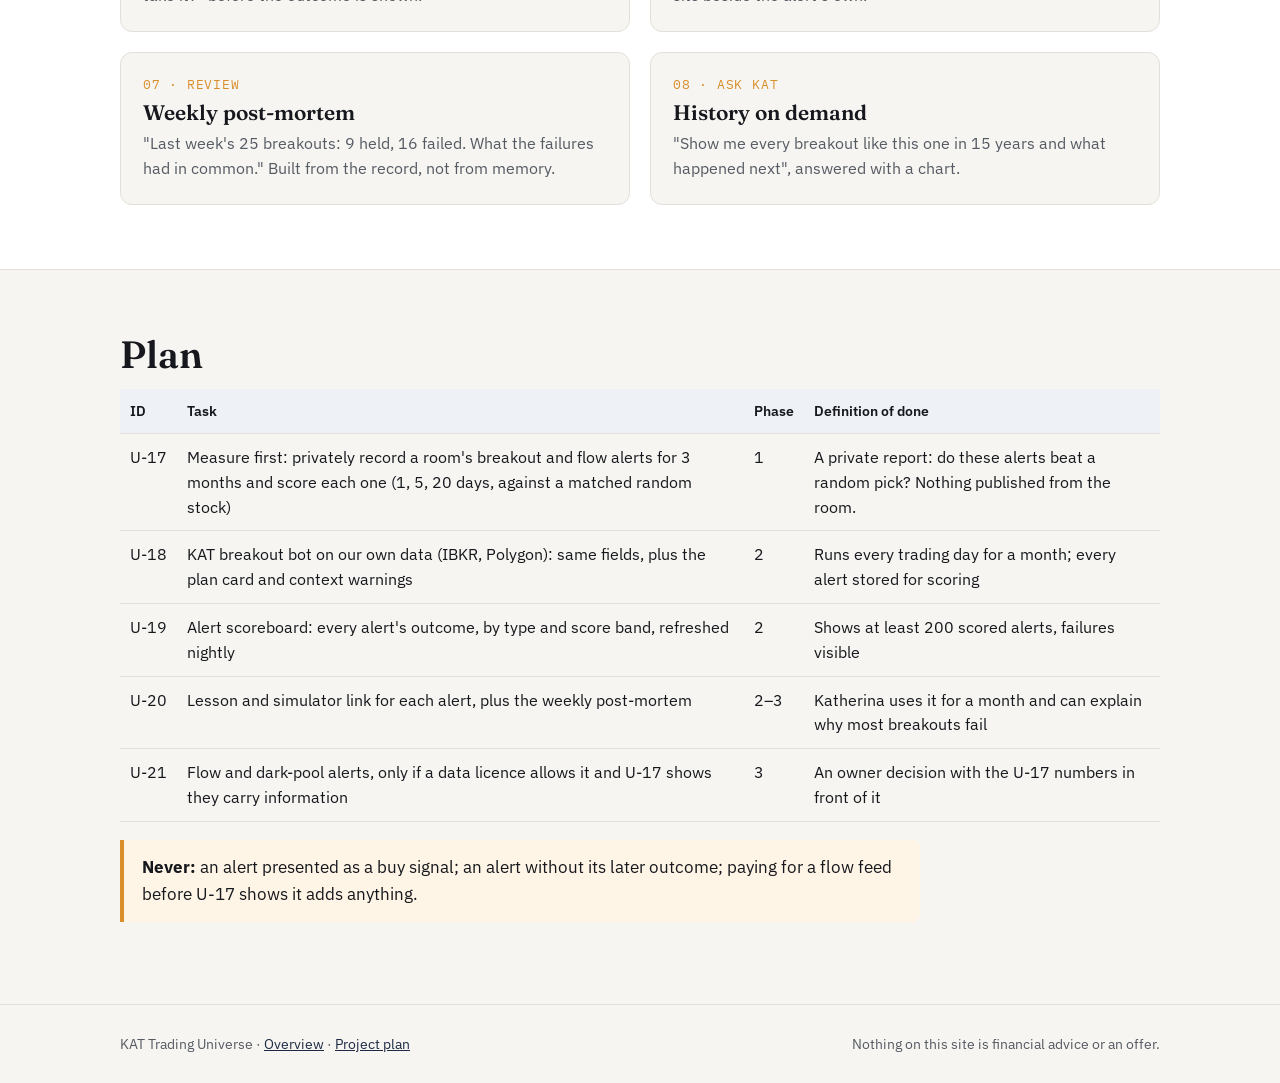
<file: signals.html>
<!doctype html>
<html lang="en">
<head>
<meta charset="utf-8">
<meta name="viewport" content="width=device-width, initial-scale=1, viewport-fit=cover">
<title>KAT Signal Desk</title>
<meta name="description" content="Breakout, dark-pool, sweep and options-flow bots: why trading rooms run them, what value they really add, and how KAT Trading Universe would make the same service far more useful.">
<link rel="preconnect" href="https://fonts.googleapis.com">
<link rel="stylesheet" href="https://fonts.googleapis.com/css2?family=Fraunces:opsz,wght@9..144,600&family=IBM+Plex+Sans:wght@400;500;600&family=IBM+Plex+Mono:wght@400;500&display=swap">
<link rel="stylesheet" href="style.css">
</head>
<body>
<header class="top">
  <div class="wrap">
    <a class="brand" href="index.html"><i></i>KAT Trading Universe</a>
    <nav aria-label="Signal Desk">
      <a href="#what">What the bots are</a>
      <a href="#why">Why rooms run them</a>
      <a href="#evidence">Evidence</a>
      <a href="#ours">Our version</a>
      <a href="#plan">Plan</a>
      <a href="plan.html">Project plan</a>
    </nav>
  </div>
</header>

<section class="hero">
  <div class="wrap">
    <p class="eyebrow">Signal Desk · draft 1 · 15 October 2026</p>
    <h1>The same alerts, with the answer key.</h1>
    <p>Big trading rooms post automated alerts all day: stock breakouts, dark-pool prints, options sweeps and unusual flow. They're cheap to run and feel valuable, but nobody tells the member what happened next. KAT would post the same alerts and add what's missing: the record of every alert, a plan with a stop, context, a lesson and a practice trade.</p>
    <div class="kpis">
      <div><strong>4</strong><span>bot types studied: breakouts, dark pool, sweeps, flow</span></div>
      <div><strong>0</strong><span>of them show members how past alerts turned out</span></div>
      <div><strong>≈ 1 day</strong><span>to build a breakout bot of the same quality ourselves</span></div>
      <div><strong>100 %</strong><span>of KAT alerts would be scored afterwards, in public</span></div>
    </div>
  </div>
</section>

<main>
<section id="what">
  <div class="wrap">
    <h2>What these bots are</h2>
    <p class="lead">In the big Discord rooms these channels are usually not the trader's own work. They are white-label bots from a third-party data vendor (Tradytics is a common one) that post into the room automatically, around the clock.</p>
    <div class="scroll"><table>
      <thead><tr><th>Bot</th><th>What one alert shows</th><th>What it leaves out</th></tr></thead>
      <tbody>
        <tr><td><strong>Stock breakouts</strong></td><td>Ticker, hourly or daily chart, "momentum" score, relative volume, the resistance (or support) line, a chart</td><td>Entry, stop, size, earnings date, market context, how often such breakouts fail, what happened afterwards</td></tr>
        <tr><td><strong>Dark pool prints</strong></td><td>A large off-exchange trade: ticker, size, price, notional</td><td>Whether it was a buy or a sell (prints carry no side), that many are delayed or are hedges and index trades, any follow-up</td></tr>
        <tr><td><strong>Options sweeps</strong></td><td>An order split across exchanges to fill fast: strike, expiry, premium, "bullish/bearish"</td><td>Whether it opened or closed a position, whether it hedges stock, and how sweeps in this name usually turn out</td></tr>
        <tr><td><strong>Unusual flow</strong></td><td>Option volume well above open interest, premium spent</td><td>The same gaps, plus that "unusual" is common: hundreds of names a day qualify</td></tr>
      </tbody>
    </table></div>
  </div>
</section>

<section id="why" class="alt">
  <div class="wrap">
    <h2>Why a room runs them, and what value they really add</h2>
    <div class="grid2">
      <div class="card"><h3>Value to the room</h3><ul class="clean">
        <li><strong>The room never looks empty.</strong> Dozens of posts a day, at night and at weekends, for a small monthly vendor fee.</li>
        <li><strong>The subscription feels bigger.</strong> "Scanners and flow included", tools that cost money elsewhere.</li>
        <li><strong>"Smart money" is a strong story.</strong> Flow and dark-pool alerts suggest a peek behind the curtain.</li>
        <li><strong>Never wrong.</strong> "Potential breakout", no entry, no stop, no follow-up: no alert can be shown to have failed.</li>
      </ul></div>
      <div class="card"><h3>Value to the member</h3><ul class="clean">
        <li><strong>Saves scanning time.</strong> A ready watchlist of names that are moving, with a level drawn.</li>
        <li><strong>Something to do.</strong> A beginner gets ideas to look at instead of a blank screen.</li>
        <li><strong>Pattern exposure.</strong> Seeing hundreds of breakout charts trains the eye a little.</li>
        <li><strong>But:</strong> no way to tell the good alerts from the noise, no plan, and no feedback. Beginners tend to chase the alert after the move.</li>
      </ul></div>
    </div>
    <div class="callout">Honest summary: the value is convenience and engagement, not proven predictive power. Anyone with market data can build these bots; Claude Code can build a breakout bot of the same quality in about a day. The scarce thing is <strong>the answer key</strong>: what happened to every alert, and why.</div>
  </div>
</section>

<section id="evidence">
  <div class="wrap">
    <h2>What our own tests already say</h2>
    <p class="lead">We've tested breakouts before, with pre-set rules, on daily data.</p>
    <div class="scroll"><table>
      <thead><tr><th>Test</th><th>Result</th></tr></thead>
      <tbody>
        <tr><td>Early detection, US stocks 2017–2025 (survivors only)</td><td>Base breakouts: median 12-month excess −3.3 %. A new 52-week high: +2.2 %, small. None beat a volatility-matched base rate.</td></tr>
        <tr><td>Low-volatility breakout rule, 10 ETFs 1997–2026</td><td>−0.07 ATR per trade after costs: a small loss.</td></tr>
        <tr><td>Intraday breakout family, futures</td><td>Failed its holdout; the family is closed.</td></tr>
        <tr><td>Dark-pool, sweep and flow alerts</td><td>Not tested by us yet. Research on options order flow finds some information in it, but mostly in non-public, signed data, not in delayed public alerts.</td></tr>
      </tbody>
    </table></div>
    <p>So KAT won't present any of these alerts as calls. It presents them as practice material, with the outcome attached.</p>
  </div>
</section>

<section id="ours" class="alt">
  <div class="wrap">
    <h2>The KAT version: same alert, eight additions</h2>
    <div class="grid2">
      <div class="card"><span class="num">01 · RECORD</span><h3>Every alert scored</h3><p>Next day, 5 days, 20 days: did it hold the level, the best run-up, the worst drawdown. A public scoreboard by alert type and score band, failures included.</p></div>
      <div class="card"><span class="num">02 · PLAN</span><h3>A plan card</h3><p>Trigger level, what invalidates it (a close back below the line), stop distance in ATR, size for 1 % risk on a sample account, and the reward needed to be worth it.</p></div>
      <div class="card"><span class="num">03 · CONTEXT</span><h3>Warnings</h3><p>Earnings within days, market trend and volatility, sector, how stretched the price is, a gap. Flow alerts show whether the trade looks like a hedge, a close or an opening.</p></div>
      <div class="card"><span class="num">04 · FEWER</span><h3>Ranked, not flooded</h3><p>Five best per day in one digest before the open, with the reason each made the list; the full list stays one click away.</p></div>
      <div class="card"><span class="num">05 · LESSON</span><h3>Why it's a breakout</h3><p>An annotated chart and a two-minute lesson, then "would you take it?" before the outcome is shown.</p></div>
      <div class="card"><span class="num">06 · PRACTICE</span><h3>One click to the simulator</h3><p>Take the alert with its plan in the simulator; the learner's result sits beside the alert's own.</p></div>
      <div class="card"><span class="num">07 · REVIEW</span><h3>Weekly post-mortem</h3><p>"Last week's 25 breakouts: 9 held, 16 failed. What the failures had in common." Built from the record, not from memory.</p></div>
      <div class="card"><span class="num">08 · ASK KAT</span><h3>History on demand</h3><p>"Show me every breakout like this one in 15 years and what happened next", answered with a chart.</p></div>
    </div>
  </div>
</section>

<section id="plan">
  <div class="wrap">
    <h2>Plan</h2>
    <div class="scroll"><table>
      <thead><tr><th>ID</th><th>Task</th><th>Phase</th><th>Definition of done</th></tr></thead>
      <tbody>
        <tr><td style="white-space:nowrap">U-17</td><td>Measure first: privately record a room's breakout and flow alerts for 3 months and score each one (1, 5, 20 days, against a matched random stock)</td><td>1</td><td>A private report: do these alerts beat a random pick? Nothing published from the room.</td></tr>
        <tr><td style="white-space:nowrap">U-18</td><td>KAT breakout bot on our own data (IBKR, Polygon): same fields, plus the plan card and context warnings</td><td>2</td><td>Runs every trading day for a month; every alert stored for scoring</td></tr>
        <tr><td style="white-space:nowrap">U-19</td><td>Alert scoreboard: every alert's outcome, by type and score band, refreshed nightly</td><td>2</td><td>Shows at least 200 scored alerts, failures visible</td></tr>
        <tr><td style="white-space:nowrap">U-20</td><td>Lesson and simulator link for each alert, plus the weekly post-mortem</td><td>2–3</td><td>Katherina uses it for a month and can explain why most breakouts fail</td></tr>
        <tr><td style="white-space:nowrap">U-21</td><td>Flow and dark-pool alerts, only if a data licence allows it and U-17 shows they carry information</td><td>3</td><td>An owner decision with the U-17 numbers in front of it</td></tr>
      </tbody>
    </table></div>
    <div class="callout"><strong>Never:</strong> an alert presented as a buy signal; an alert without its later outcome; paying for a flow feed before U-17 shows it adds anything.</div>
  </div>
</section>
</main>

<footer>
  <div class="wrap">
    <span>KAT Trading Universe · <a href="index.html">Overview</a> · <a href="plan.html">Project plan</a></span>
    <span>Nothing on this site is financial advice or an offer.</span>
  </div>
</footer>
</body>
</html>
</file>
<file: style.css>
:root{--bg:#F6F5F1;--panel:#FFFFFF;--ink:#16181D;--ink2:#555A63;--line:#E2E0D8;--deep:#1E2A44;--accent:#D98E2B;--good:#2E7D5B;--bad:#A34646;--soft:#EEF1F6;--max:1080px}
*{box-sizing:border-box}
html{scroll-padding-top:76px}
body{margin:0;background:var(--bg);color:var(--ink);font:17px/1.6 'IBM Plex Sans',system-ui,sans-serif}
h1,h2,h3{font-family:'Fraunces',Georgia,serif;font-weight:600;line-height:1.12;margin:0;text-wrap:balance}
h1{font-size:clamp(36px,6vw,62px);letter-spacing:-.01em}
h2{font-size:clamp(26px,3.4vw,38px);margin-bottom:12px}
h3{font-size:21px;margin-bottom:6px}
p{margin:0 0 1em;max-width:66ch}
a{color:var(--deep)}
a:focus-visible{outline:2px solid var(--accent);outline-offset:3px}
.wrap{max-width:var(--max);margin:0 auto;padding-left:max(20px,env(safe-area-inset-left,0px));padding-right:max(20px,env(safe-area-inset-right,0px))}
header.top{position:sticky;top:0;z-index:5;background:rgba(246,245,241,.95);backdrop-filter:blur(6px);border-bottom:1px solid var(--line)}
header.top .wrap{display:flex;justify-content:space-between;align-items:center;gap:16px;padding-block:14px}
.brand{font-family:'Fraunces',Georgia,serif;font-weight:600;font-size:21px;text-decoration:none;color:var(--ink);display:flex;align-items:center;gap:10px}
.brand i{width:16px;height:16px;border-radius:50%;background:radial-gradient(circle at 35% 35%,var(--accent),#8a4f0b);display:inline-block}
nav{display:flex;flex-wrap:wrap;gap:18px;font-size:15px}
nav a{text-decoration:none;color:var(--ink)}nav a:hover{color:var(--accent)}
.hero{background:var(--deep);color:#F3F1EA;padding-block:80px 64px}
.hero p{color:#C8CEDA;font-size:20px}
.eyebrow{font-size:14px;letter-spacing:.08em;text-transform:uppercase;color:#C8CEDA;margin-bottom:14px}
.kpis{display:grid;grid-template-columns:repeat(4,1fr);gap:14px;margin-top:28px}
.kpis div{background:rgba(255,255,255,.07);border:1px solid rgba(255,255,255,.14);border-radius:10px;padding:14px 16px}
.kpis strong{display:block;font-family:'Fraunces',Georgia,serif;font-size:28px;color:#fff}
.kpis span{font-size:14px;color:#C8CEDA}
section{padding-block:64px}
section.alt{background:var(--panel);border-block:1px solid var(--line)}
.lead{color:var(--ink2);font-size:19px;max-width:70ch}
.grid3{display:grid;grid-template-columns:repeat(3,1fr);gap:20px}
.grid2{display:grid;grid-template-columns:1fr 1fr;gap:20px}
.card{background:var(--panel);border:1px solid var(--line);border-radius:12px;padding:22px;min-width:0}
section.alt .card{background:var(--bg)}
.card p{font-size:16px;color:var(--ink2);margin:0}
.num{font-family:'IBM Plex Mono',monospace;font-size:13px;color:var(--accent);letter-spacing:.06em;margin-bottom:6px;display:block}
.star{border-color:var(--accent);box-shadow:0 0 0 1px var(--accent) inset}
.scroll{overflow-x:auto}
table{width:100%;border-collapse:collapse;font-size:15.5px}
th,td{text-align:left;vertical-align:top;padding:11px 10px;border-bottom:1px solid var(--line)}
th{font-weight:600;background:var(--soft);font-size:14px}
.callout{background:#FFF5E6;border-left:4px solid var(--accent);padding:14px 18px;border-radius:0 8px 8px 0;margin:18px 0;max-width:80ch}
.pill{display:inline-block;font-size:12px;padding:2px 9px;border-radius:999px;background:var(--soft);color:var(--deep);white-space:nowrap;font-weight:500}
.pill.todo{background:#EDEBE4;color:var(--ink2)}.pill.now{background:#FFF0D6;color:#7A4A0A}.pill.done{background:#E1F1E8;color:var(--good)}.pill.no{background:#F6E3E3;color:var(--bad)}
.phase{border-left:3px solid var(--accent);padding:4px 0 4px 18px;margin:26px 0}
.phase h3{margin-bottom:4px}.phase .when{font-size:14px;color:var(--ink2);margin-bottom:10px}
ul.clean{padding-left:20px;margin:0;max-width:74ch}ul.clean li{margin-bottom:7px}
.status{display:grid;grid-template-columns:repeat(4,1fr);gap:14px}
.status .card strong{display:block;font-family:'Fraunces',Georgia,serif;font-size:24px;margin:4px 0}
footer{border-top:1px solid var(--line);padding-block:28px;font-size:14px;color:var(--ink2)}
footer .wrap{display:flex;flex-wrap:wrap;justify-content:space-between;gap:12px}
@media (max-width:900px){.grid3,.status,.kpis{grid-template-columns:1fr 1fr}}
@media (max-width:640px){.grid3,.grid2,.status,.kpis{grid-template-columns:1fr}nav{gap:12px;font-size:14px}.hero{padding-block:56px 44px}section{padding-block:46px}}
</file>
